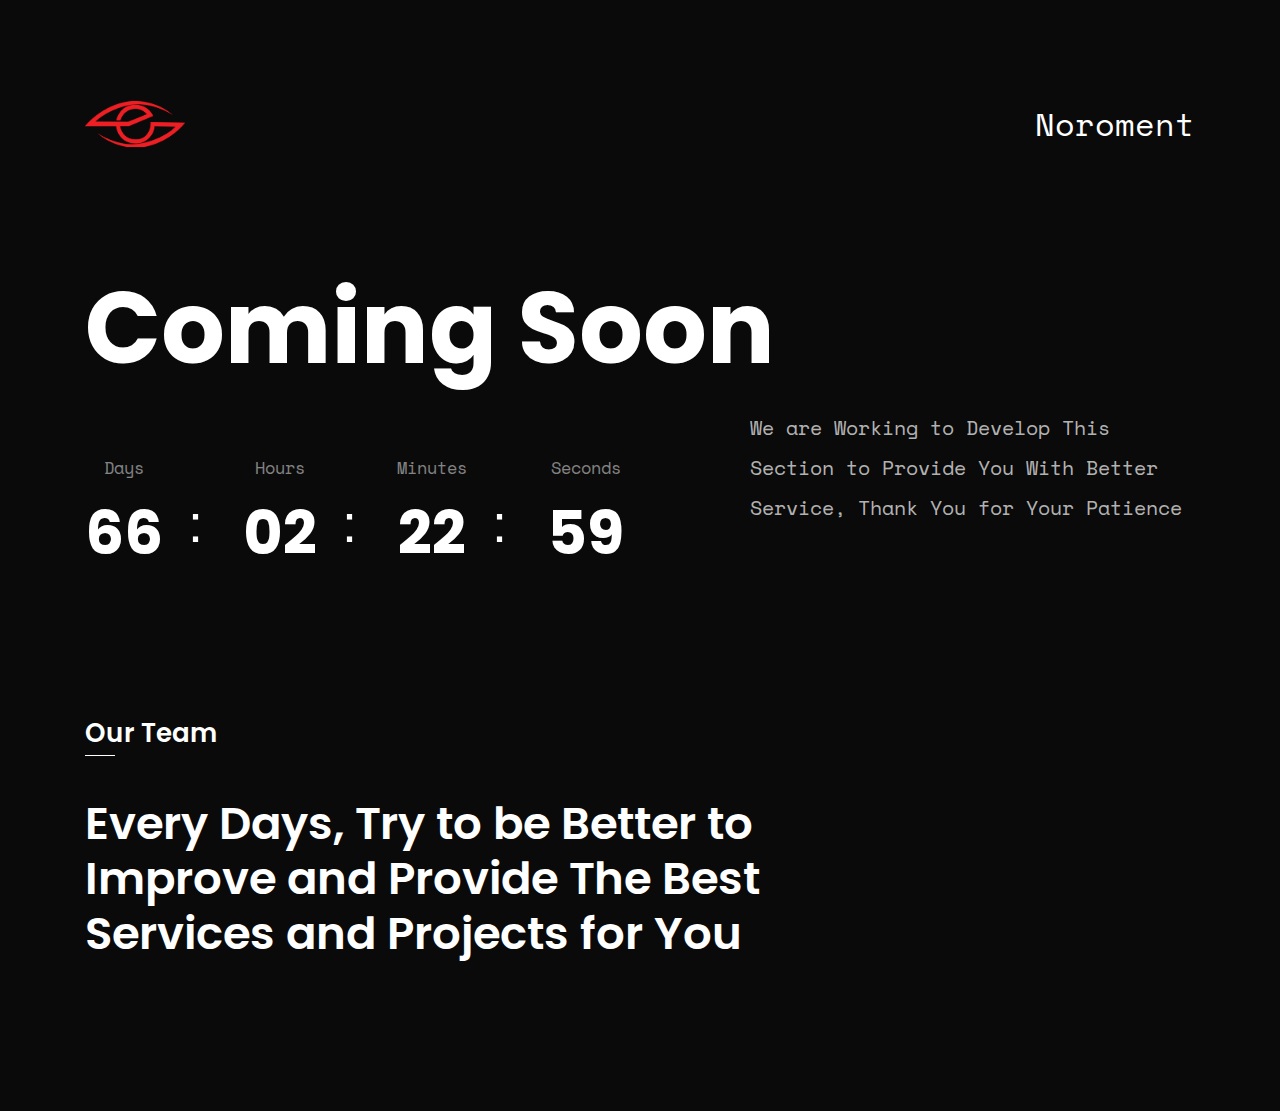
<file: coming_soon.html>
<!doctype html>
<html class="no-js" lang="">

<head>
    <meta charset="utf-8">
    <meta http-equiv="x-ua-compatible" content="ie=edge">
    <title>نورومنت | بزودی</title>
    <meta name="description" content="">
    <meta name="viewport" content="width=device-width, initial-scale=1">
    <link rel="icon" type="image/x-icon" href="./src/icon/noro-favicon.png">

    <!-- CSS -->
    <link rel="stylesheet" href="assets/css/bootstrap-4.5.0.min.css">
    <link rel="stylesheet" href="assets/css/lineicons.css">
    <link rel="stylesheet" href="assets/css/animate.css">
    <link rel="stylesheet" href="assets/css/style.css">
</head>

<body>
    <!-- main -->
    <main class="main-06">
        <!-- header -->
        <div class="header header-06">
            <div class="container">
                <div class="row align-items-center">
                    <div class="col-md-4">
                        <a href="./index.html" class="logo">
                            <svg xmlns="http://www.w3.org/2000/svg" xmlns:xlink="http://www.w3.org/1999/xlink"
                                width="4059" height="1895" viewBox="0 0 4059 1895">
                                <image
                                    xlink:href="[data-uri]"
                                    x="0" y="0" width="4059" height="1895" />
                            </svg>
                        </a>
                    </div>
                    <div class="col-md-8">
                        <div class="header-right text-right">
                            <a href="./index.html">Noroment</a>
                        </div>
                    </div>
                </div>
            </div>
        </div>

        <!-- main-wrapper -->
        <div class="main-wrapper demo-06">
            <!-- hero area -->
            <div class="hero-area">
                <div class="container">
                    <div class="row">
                        <div class="col-xl-12">
                            <!-- heading -->
                            <div class="heading">
                                <h1 class="text-white wow fadeInUp" data-wow-delay=".2s">Coming Soon</h1>
                            </div>
                        </div>
                        <div class="col-xl-7 col-lg-7">
                            <!-- countdown -->
                            <div class="wow fadeInRight" data-wow-delay=".4s" data-countdown="2026/10/01"></div>
                        </div>
                        <div class="col-xl-5 col-lg-5">
                            <!-- desc -->
                            <p class="wow fadeInLeft" data-wow-delay=".4s">
                                We are Working to Develop This Section to Provide You With Better Service,
                                Thank You for Your Patience
                            </p>
                        </div>
                    </div>
                </div>
            </div>

            <!-- team area -->
            <div class="team-area">
                <div class="container">
                    <div class="row">
                        <div class="col-xl-9">
                            <!-- section title -->
                            <div class="section-title">
                                <h1 class="wow fadeInUp" data-wow-delay=".2s">Our Team</h1>
                                <h2 class="wow fadeInUp" data-wow-delay=".4s">Every Days, Try to be Better to Improve and Provide The Best Services and Projects for You</h2>
                            </div>
                        </div>
                    </div>
                </div>
            </div> 
            
        </div>

        <!-- footer -->
        
    </main>

    <script src="assets/js/vendor/modernizr-3.5.0.min.js"></script>
    <script src="assets/js/vendor/jquery-3.5.1.min.js"></script>
    <script src="assets/js/popper.min.js"></script>
    <script src="assets/js/bootstrap-4.5.0.min.js"></script>
    <script src="assets/js/countdown.js"></script>
    <script src="assets/js/wow.min.js"></script>
    <script src="assets/js/main.js"></script>
</body>

</html>
</file>
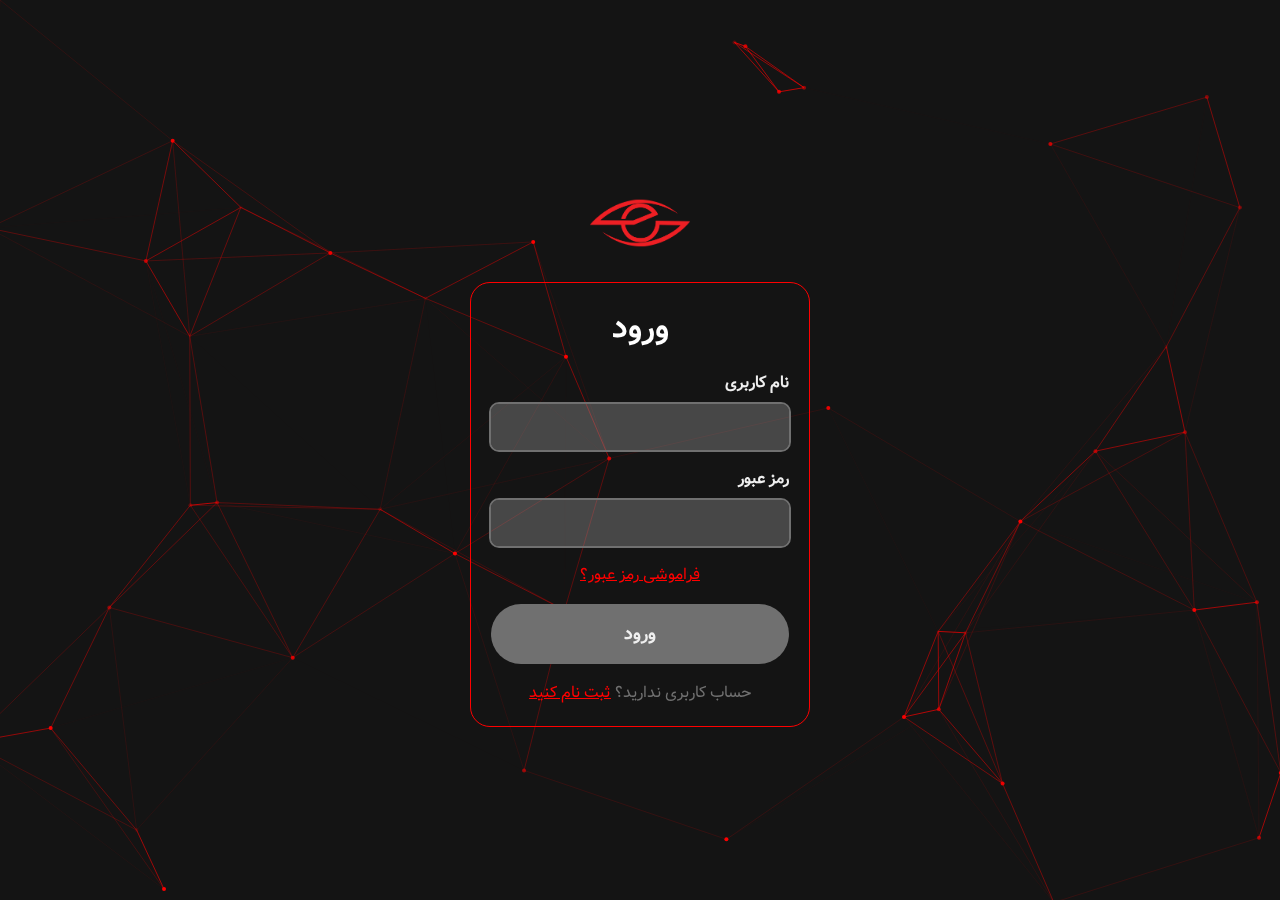
<file: login.html>
<!DOCTYPE html>
<html lang="fa" dir="rtl">

<head>
    <meta charset="UTF-8">
    <meta name="viewport" content="width=device-width, initial-scale=1.0">
    <title>Document</title>
    <link rel="icon" type="image/x-icon" href="./src/icon/noro-favicon.png">
    <link rel="stylesheet" href="./style/main.css">
    <link rel="stylesheet" href="./style/btn_a.css">
    <link rel="stylesheet" href="https://cdnjs.cloudflare.com/ajax/libs/font-awesome/6.4.0/css/all.min.css" />
    <link rel="stylesheet" href="./style/login.css">
</head>

<body>
    <canvas id="nokey" width="800" height="800"></canvas>

    <div class="con-d">
        <a href="./index.html" class="a-logo">
            <svg xmlns="http://www.w3.org/2000/svg" xmlns:xlink="http://www.w3.org/1999/xlink" width="100" height="100"
                viewBox="0 0 4059 1895">
                <image
                    xlink:href="[data-uri]"
                    x="0" y="0" width="4059" height="1895" />
            </svg>
        </a>
        <form class="form">
            <h1>ورود</h1>
            <span class="input-span">
                <label for="text" class="label">نام کاربری</label>
                <input type="text" name="email" id="text" />
            </span>
            <span class="input-span">
                <label for="password" class="label">رمز عبور</label>
                <input type="password" name="password" id="password" />
            </span>
            <span class="span"><a href="#">فراموشی رمز عبور؟</a></span>
            <input class="submit" type="submit" value="ورود" />
            <span class="span">حساب کاربری ندارید؟ <a href="./register.html">ثبت نام کنید</a></span>
        </form>
    </div>

    <script src="./js/login_bg.js"></script>
</body>

</html>
</file>
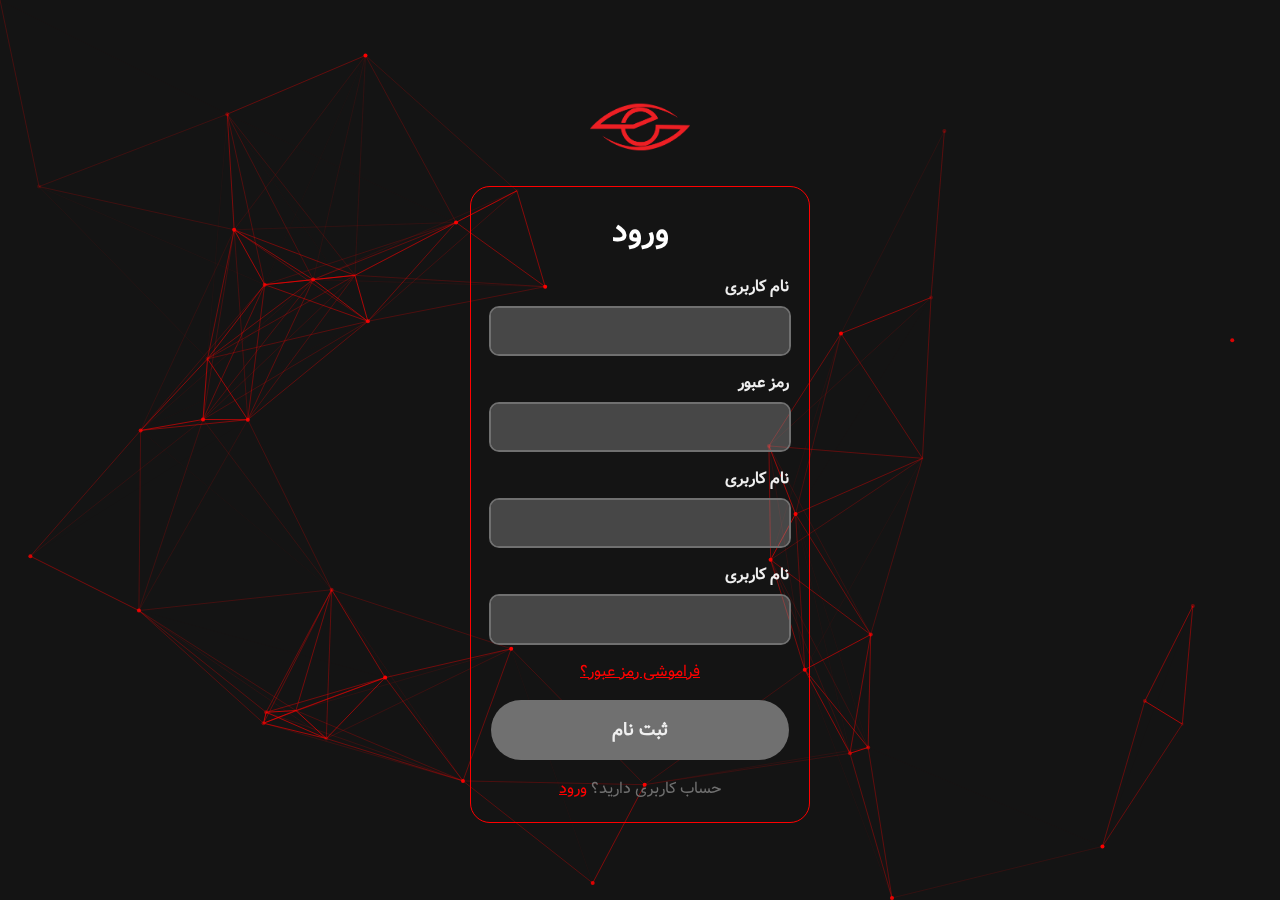
<file: register.html>
<!DOCTYPE html>
<html lang="fa" dir="rtl">

<head>
    <meta charset="UTF-8">
    <meta name="viewport" content="width=device-width, initial-scale=1.0">
    <title>Document</title>
    <link rel="icon" type="image/x-icon" href="./src/icon/noro-favicon.png">
    <link rel="stylesheet" href="./style/main.css">
    <link rel="stylesheet" href="./style/btn_a.css">
    <link rel="stylesheet" href="https://cdnjs.cloudflare.com/ajax/libs/font-awesome/6.4.0/css/all.min.css" />
    <link rel="stylesheet" href="./style/login.css">
</head>

<body>
    <canvas id="nokey" width="800" height="800"></canvas>

    <div class="con-d">
        <a href="./index.html" class="a-logo">
            <svg xmlns="http://www.w3.org/2000/svg" xmlns:xlink="http://www.w3.org/1999/xlink" width="100" height="100"
                viewBox="0 0 4059 1895">
                <image
                    xlink:href="[data-uri]"
                    x="0" y="0" width="4059" height="1895" />
            </svg>
        </a>
        <form class="form">
            <h1>ورود</h1>
            <span class="input-span">
                <label for="text" class="label">نام کاربری</label>
                <input type="text" name="email" id="text" />
            </span>
            <span class="input-span">
                <label for="password" class="label">رمز عبور</label>
                <input type="password" name="password" id="password" />
            </span>
            <span class="input-span">
                <label for="email" class="label">نام کاربری</label>
                <input type="text" name="email" id="text" />
            </span>
                        <span class="input-span">
                <label for="text" class="label">نام کاربری</label>
                <input type="text" name="email" id="text" />
            </span>
            <span class="span"><a href="#">فراموشی رمز عبور؟</a></span>
            <input class="submit" type="submit" value="ثبت نام"/>
            <span class="span">حساب کاربری دارید؟ <a href="./login.html">ورود</a></span>
        </form>
    </div>

    <script src="./js/login_bg.js"></script>
</body>

</html>
</file>
<file: assets/css/style.css>
@import url("https://fonts.googleapis.com/css?family=Poppins:400,500,600,700|Space+Mono:400,700&display=swap");

body {
  font-weight: normal;
  font-style: normal;
  overflow-x: hidden;
}

* {
  margin: 0;
  padding: 0;
  -webkit-box-sizing: border-box;
  box-sizing: border-box;
}

.logo svg {
  width: 100px;
  height: auto;
}

a:focus,
input:focus,
textarea:focus,
button:focus {
  text-decoration: none;
  outline: none;
  -webkit-box-shadow: none;
  box-shadow: none;
}

a {
  -webkit-transition: all 0.3s;
  transition: all 0.3s;
}

button {
  cursor: pointer;
}

a:focus,
a:hover {
  text-decoration: none;
}

i,
span,
a {
  display: inline-block;
}

audio,
canvas,
iframe,
img,
svg,
video {
  vertical-align: middle;
}

h1,
h2,
h3,
h4,
h5,
h6 {
  font-weight: 600;
  margin: 0px;
}

h1 a,
h2 a,
h3 a,
h4 a,
h5 a,
h6 a {
  color: inherit;
}

h1 {
  font-size: 50px;
  margin-bottom: 20px;
}

h2 {
  font-size: 45px;
}

@media (max-width: 767px) {
  h2 {
    font-size: 36px;
  }
}

@media only screen and (min-width: 480px) and (max-width: 767px) {
  h2 {
    font-size: 40px;
  }
}

h3 {
  font-size: 28px;
}

h4 {
  font-size: 24px;
}

h5 {
  font-size: 20px;
}

h6 {
  font-size: 16px;
}

ul,
ol {
  margin: 0px;
  padding: 0px;
  list-style-type: none;
}

p {
  font-size: 18px;
  font-weight: 400;
  line-height: 28px;
  margin: 0px;
}

.img-bg {
  background-position: center center;
  background-size: cover;
  background-repeat: no-repeat;
  width: 100%;
  height: 100%;
}

.shape {
  position: absolute;
  z-index: -1;
}

@media only screen and (min-width: 480px) and (max-width: 767px) {
  .container {
    width: 450px;
  }
}

.logo img {
  width: 50%;
}

@media only screen and (min-width: 768px) and (max-width: 991px) {
  .img-wrapper {
    display: none;
  }
}

@media (max-width: 767px) {
  .img-wrapper {
    display: none;
  }
}

@media (max-width: 767px) {
  .odd-col {
    -webkit-box-ordinal-group: 0;
    -ms-flex-order: -1;
    order: -1;
  }
}

.slick-slide:focus {
  outline: 0;
}

.common-btn {
  position: relative;
  overflow: hidden;
  z-index: 2;
}

.common-btn::after {
  content: '';
  position: absolute;
  width: 100%;
  height: 100%;
  top: 0;
  left: 0;
  background: rgba(255, 255, 255, 0.1);
  border-radius: inherit;
  -webkit-transition: all 0.3s;
  transition: all 0.3s;
}

.common-btn:hover::after {
  -webkit-transform: scale(0.5);
  transform: scale(0.5);
  opacity: 0;
}

.mt-5 {
  margin-top: 5px;
}

.mt-10 {
  margin-top: 10px;
}

.mt-15 {
  margin-top: 15px;
}

.mt-20 {
  margin-top: 20px;
}

.mt-25 {
  margin-top: 25px;
}

.mt-30 {
  margin-top: 30px;
}

.mt-35 {
  margin-top: 35px;
}

.mt-40 {
  margin-top: 40px;
}

.mt-45 {
  margin-top: 45px;
}

.mt-50 {
  margin-top: 50px;
}

.mt-55 {
  margin-top: 55px;
}

.mt-60 {
  margin-top: 60px;
}

.mt-65 {
  margin-top: 65px;
}

.mt-70 {
  margin-top: 70px;
}

.mt-75 {
  margin-top: 75px;
}

.mt-80 {
  margin-top: 80px;
}

.mt-85 {
  margin-top: 85px;
}

.mt-90 {
  margin-top: 90px;
}

.mt-95 {
  margin-top: 95px;
}

.mt-100 {
  margin-top: 100px;
}

.mt-105 {
  margin-top: 105px;
}

.mt-110 {
  margin-top: 110px;
}

.mt-115 {
  margin-top: 115px;
}

.mt-120 {
  margin-top: 120px;
}

.mt-125 {
  margin-top: 125px;
}

.mt-130 {
  margin-top: 130px;
}

.mt-135 {
  margin-top: 135px;
}

.mt-140 {
  margin-top: 140px;
}

.mt-145 {
  margin-top: 145px;
}

.mt-150 {
  margin-top: 150px;
}

.mt-155 {
  margin-top: 155px;
}

.mt-160 {
  margin-top: 160px;
}

.mt-165 {
  margin-top: 165px;
}

.mt-170 {
  margin-top: 170px;
}

.mt-175 {
  margin-top: 175px;
}

.mt-180 {
  margin-top: 180px;
}

.mt-185 {
  margin-top: 185px;
}

.mt-190 {
  margin-top: 190px;
}

.mt-195 {
  margin-top: 195px;
}

.mt-200 {
  margin-top: 200px;
}

.mt-205 {
  margin-top: 205px;
}

.mt-210 {
  margin-top: 210px;
}

.mt-215 {
  margin-top: 215px;
}

.mt-220 {
  margin-top: 220px;
}

.mt-225 {
  margin-top: 225px;
}

.mb-5 {
  margin-bottom: 5px;
}

.mb-10 {
  margin-bottom: 10px;
}

.mb-15 {
  margin-bottom: 15px;
}

.mb-20 {
  margin-bottom: 20px;
}

.mb-25 {
  margin-bottom: 25px;
}

.mb-30 {
  margin-bottom: 30px;
}

.mb-35 {
  margin-bottom: 35px;
}

.mb-40 {
  margin-bottom: 40px;
}

.mb-45 {
  margin-bottom: 45px;
}

.mb-50 {
  margin-bottom: 50px;
}

.mb-55 {
  margin-bottom: 55px;
}

.mb-60 {
  margin-bottom: 60px;
}

.mb-65 {
  margin-bottom: 65px;
}

.mb-70 {
  margin-bottom: 70px;
}

.mb-75 {
  margin-bottom: 75px;
}

.mb-80 {
  margin-bottom: 80px;
}

.mb-85 {
  margin-bottom: 85px;
}

.mb-90 {
  margin-bottom: 90px;
}

.mb-95 {
  margin-bottom: 95px;
}

.mb-100 {
  margin-bottom: 100px;
}

.mb-105 {
  margin-bottom: 105px;
}

.mb-110 {
  margin-bottom: 110px;
}

.mb-115 {
  margin-bottom: 115px;
}

.mb-120 {
  margin-bottom: 120px;
}

.mb-125 {
  margin-bottom: 125px;
}

.mb-130 {
  margin-bottom: 130px;
}

.mb-135 {
  margin-bottom: 135px;
}

.mb-140 {
  margin-bottom: 140px;
}

.mb-145 {
  margin-bottom: 145px;
}

.mb-150 {
  margin-bottom: 150px;
}

.mb-155 {
  margin-bottom: 155px;
}

.mb-160 {
  margin-bottom: 160px;
}

.mb-165 {
  margin-bottom: 165px;
}

.mb-170 {
  margin-bottom: 170px;
}

.mb-175 {
  margin-bottom: 175px;
}

.mb-180 {
  margin-bottom: 180px;
}

.mb-185 {
  margin-bottom: 185px;
}

.mb-190 {
  margin-bottom: 190px;
}

.mb-195 {
  margin-bottom: 195px;
}

.mb-200 {
  margin-bottom: 200px;
}

.mb-205 {
  margin-bottom: 205px;
}

.mb-210 {
  margin-bottom: 210px;
}

.mb-215 {
  margin-bottom: 215px;
}

.mb-220 {
  margin-bottom: 220px;
}

.mb-225 {
  margin-bottom: 225px;
}

.pt-5 {
  padding-top: 5px;
}

.pt-10 {
  padding-top: 10px;
}

.pt-15 {
  padding-top: 15px;
}

.pt-20 {
  padding-top: 20px;
}

.pt-25 {
  padding-top: 25px;
}

.pt-30 {
  padding-top: 30px;
}

.pt-35 {
  padding-top: 35px;
}

.pt-40 {
  padding-top: 40px;
}

.pt-45 {
  padding-top: 45px;
}

.pt-50 {
  padding-top: 50px;
}

.pt-55 {
  padding-top: 55px;
}

.pt-60 {
  padding-top: 60px;
}

.pt-65 {
  padding-top: 65px;
}

.pt-70 {
  padding-top: 70px;
}

.pt-75 {
  padding-top: 75px;
}

.pt-80 {
  padding-top: 80px;
}

.pt-85 {
  padding-top: 85px;
}

.pt-90 {
  padding-top: 90px;
}

.pt-95 {
  padding-top: 95px;
}

.pt-100 {
  padding-top: 100px;
}

.pt-105 {
  padding-top: 105px;
}

.pt-110 {
  padding-top: 110px;
}

.pt-115 {
  padding-top: 115px;
}

.pt-120 {
  padding-top: 120px;
}

.pt-125 {
  padding-top: 125px;
}

.pt-130 {
  padding-top: 130px;
}

.pt-135 {
  padding-top: 135px;
}

.pt-140 {
  padding-top: 140px;
}

.pt-145 {
  padding-top: 145px;
}

.pt-150 {
  padding-top: 150px;
}

.pt-155 {
  padding-top: 155px;
}

.pt-160 {
  padding-top: 160px;
}

.pt-165 {
  padding-top: 165px;
}

.pt-170 {
  padding-top: 170px;
}

.pt-175 {
  padding-top: 175px;
}

.pt-180 {
  padding-top: 180px;
}

.pt-185 {
  padding-top: 185px;
}

.pt-190 {
  padding-top: 190px;
}

.pt-195 {
  padding-top: 195px;
}

.pt-200 {
  padding-top: 200px;
}

.pt-205 {
  padding-top: 205px;
}

.pt-210 {
  padding-top: 210px;
}

.pt-215 {
  padding-top: 215px;
}

.pt-220 {
  padding-top: 220px;
}

.pt-225 {
  padding-top: 225px;
}

.pb-5 {
  padding-bottom: 5px;
}

.pb-10 {
  padding-bottom: 10px;
}

.pb-15 {
  padding-bottom: 15px;
}

.pb-20 {
  padding-bottom: 20px;
}

.pb-25 {
  padding-bottom: 25px;
}

.pb-30 {
  padding-bottom: 30px;
}

.pb-35 {
  padding-bottom: 35px;
}

.pb-40 {
  padding-bottom: 40px;
}

.pb-45 {
  padding-bottom: 45px;
}

.pb-50 {
  padding-bottom: 50px;
}

.pb-55 {
  padding-bottom: 55px;
}

.pb-60 {
  padding-bottom: 60px;
}

.pb-65 {
  padding-bottom: 65px;
}

.pb-70 {
  padding-bottom: 70px;
}

.pb-75 {
  padding-bottom: 75px;
}

.pb-80 {
  padding-bottom: 80px;
}

.pb-85 {
  padding-bottom: 85px;
}

.pb-90 {
  padding-bottom: 90px;
}

.pb-95 {
  padding-bottom: 95px;
}

.pb-100 {
  padding-bottom: 100px;
}

.pb-105 {
  padding-bottom: 105px;
}

.pb-110 {
  padding-bottom: 110px;
}

.pb-115 {
  padding-bottom: 115px;
}

.pb-120 {
  padding-bottom: 120px;
}

.pb-125 {
  padding-bottom: 125px;
}

.pb-130 {
  padding-bottom: 130px;
}

.pb-135 {
  padding-bottom: 135px;
}

.pb-140 {
  padding-bottom: 140px;
}

.pb-145 {
  padding-bottom: 145px;
}

.pb-150 {
  padding-bottom: 150px;
}

.pb-155 {
  padding-bottom: 155px;
}

.pb-160 {
  padding-bottom: 160px;
}

.pb-165 {
  padding-bottom: 165px;
}

.pb-170 {
  padding-bottom: 170px;
}

.pb-175 {
  padding-bottom: 175px;
}

.pb-180 {
  padding-bottom: 180px;
}

.pb-185 {
  padding-bottom: 185px;
}

.pb-190 {
  padding-bottom: 190px;
}

.pb-195 {
  padding-bottom: 195px;
}

.pb-200 {
  padding-bottom: 200px;
}

.pb-205 {
  padding-bottom: 205px;
}

.pb-210 {
  padding-bottom: 210px;
}

.pb-215 {
  padding-bottom: 215px;
}

.pb-220 {
  padding-bottom: 220px;
}

.pb-225 {
  padding-bottom: 225px;
}

.countdown {
  padding-top: 40px;
  padding-bottom: 40px;
}

.countdown .single-count-content {
  position: relative;
  padding: 0 40px;
  text-align: center;
}

@media only screen and (min-width: 992px) and (max-width: 1199px) {
  .countdown .single-count-content {
    padding: 0 30px;
  }
}

@media (max-width: 767px) {
  .countdown .single-count-content {
    padding: 0 10px;
  }
}

@media only screen and (min-width: 480px) and (max-width: 767px) {
  .countdown .single-count-content {
    padding: 0 20px;
  }
}

.countdown .single-count-content::after {
  position: absolute;
  right: 0;
  top: 0;
  font-size: 50px;
}

@media (max-width: 767px) {
  .countdown .single-count-content::after {
    top: -10px;
  }
}

@media only screen and (min-width: 480px) and (max-width: 767px) {
  .countdown .single-count-content::after {
    top: -5px;
  }
}

.countdown .single-count-content:first-child {
  padding-left: 0px;
}

.countdown .single-count-content:last-child {
  padding-right: 0px;
}

.countdown .single-count-content:last-child::after {
  display: none;
}

.countdown .single-count-content .count {
  font-size: 50px;
}

@media (max-width: 767px) {
  .countdown .single-count-content .count {
    font-size: 35px;
  }
}

@media only screen and (min-width: 480px) and (max-width: 767px) {
  .countdown .single-count-content .count {
    font-size: 45px;
  }
}

.countdown .single-count-content .text {
  margin-bottom: 0;
}

@media (max-width: 767px) {
  .countdown .single-count-content .text {
    font-size: 15px;
  }
}

.header {
  position: absolute;
  top: 40px;
  left: 0;
  width: 100%;
  z-index: 2;
}

main.main-06 {
  background: #0A0A0A;
  overflow: hidden;
}

main .header.header-06 {
  position: unset;
  padding-top: 100px;
  padding-bottom: 120px;
}

@media (max-width: 767px) {
  main .header.header-06 {
    padding-top: 50px;
    padding-bottom: 50px;
  }
}

@media (max-width: 767px) {
  main .header.header-06 .header-right {
    display: none;
  }
}

main .header.header-06 .header-right a {
  color: #fff;
  font-size: 32px;
  font-family: "Space Mono", sans-serif;
}

main .main-wrapper.demo-06 {
  -webkit-box-orient: vertical;
  -webkit-box-direction: normal;
  -ms-flex-direction: column;
  flex-direction: column;
  height: auto;
}

main .main-wrapper.demo-06 .hero-area {
  margin-bottom: 100px;
}

main .main-wrapper.demo-06 .hero-area h1 {
  font-size: 100px;
  font-weight: 700;
  color: #fff;
  font-family: "Poppins", sans-serif;
}

@media only screen and (min-width: 992px) and (max-width: 1199px) {
  main .main-wrapper.demo-06 .hero-area h1 {
    font-size: 80px;
  }
}

@media (max-width: 767px) {
  main .main-wrapper.demo-06 .hero-area h1 {
    font-size: 40px;
  }
}

@media only screen and (min-width: 480px) and (max-width: 767px) {
  main .main-wrapper.demo-06 .hero-area h1 {
    font-size: 50px;
  }
}

main .main-wrapper.demo-06 .hero-area p {
  font-family: "Space Mono", sans-serif;
  font-size: 20px;
  color: rgba(255, 255, 255, 0.7);
  line-height: 40px;
}

main .main-wrapper.demo-06 .hero-area .countdown .single-count-content {
  display: -webkit-box;
  display: -ms-flexbox;
  display: flex;
  -webkit-box-orient: vertical;
  -webkit-box-direction: reverse;
  -ms-flex-direction: column-reverse;
  flex-direction: column-reverse;
}

main .main-wrapper.demo-06 .hero-area .countdown .single-count-content::after {
  content: ':';
  font-size: 54px;
  color: #fff;
  top: 35px;
}

@media only screen and (min-width: 992px) and (max-width: 1199px) {
  main .main-wrapper.demo-06 .hero-area .countdown .single-count-content::after {
    top: 30px;
  }
}

@media (max-width: 767px) {
  main .main-wrapper.demo-06 .hero-area .countdown .single-count-content::after {
    top: 30px;
    font-size: 45px;
  }
}

main .main-wrapper.demo-06 .hero-area .countdown .single-count-content .count {
  font-family: "Poppins", sans-serif;
  color: #fff;
  font-size: 60px;
  font-weight: 700;
}

@media only screen and (min-width: 992px) and (max-width: 1199px) {
  main .main-wrapper.demo-06 .hero-area .countdown .single-count-content .count {
    font-size: 50px;
  }
}

@media (max-width: 767px) {
  main .main-wrapper.demo-06 .hero-area .countdown .single-count-content .count {
    font-size: 40px;
  }
}

main .main-wrapper.demo-06 .hero-area .countdown .single-count-content .text {
  font-family: "Space Mono", sans-serif;
  font-size: 17px;
  color: rgba(255, 255, 255, 0.5);
}

main .main-wrapper.demo-06 .team-area {
  margin-bottom: 100px;
}

@media (max-width: 767px) {
  main .main-wrapper.demo-06 .team-area {
    margin-bottom: 30px;
  }
}

main .main-wrapper.demo-06 .team-area .section-title h1 {
  font-size: 26px;
  font-weight: 600;
  font-family: "Poppins", sans-serif;
  color: #fff;
  padding-bottom: 7px;
  margin-bottom: 40px;
  position: relative;
}

@media (max-width: 767px) {
  main .main-wrapper.demo-06 .team-area .section-title h1 {
    font-size: 20px;
  }
}

@media only screen and (min-width: 480px) and (max-width: 767px) {
  main .main-wrapper.demo-06 .team-area .section-title h1 {
    font-size: 22px;
  }
}

main .main-wrapper.demo-06 .team-area .section-title h1::after {
  content: '';
  position: absolute;
  width: 30px;
  height: 1px;
  background: #fff;
  bottom: 0;
  left: 0;
}

main .main-wrapper.demo-06 .team-area .section-title h2 {
  font-family: "Poppins", sans-serif;
  font-size: 45px;
  line-height: 55px;
  font-weight: 45px;
  color: #fff;
  margin-bottom: 50px;
}

@media (max-width: 767px) {
  main .main-wrapper.demo-06 .team-area .section-title h2 {
    font-size: 28px;
    line-height: 40px;
  }
}

@media only screen and (min-width: 480px) and (max-width: 767px) {
  main .main-wrapper.demo-06 .team-area .section-title h2 {
    font-size: 32px;
    line-height: 42px;
  }
}

main .main-wrapper.demo-06 .team-area .team-wrapper {
  display: -webkit-box;
  display: -ms-flexbox;
  display: flex;
  -webkit-box-pack: justify;
  -ms-flex-pack: justify;
  justify-content: space-between;
  -ms-flex-wrap: wrap;
  flex-wrap: wrap;
  margin-left: -25px;
  margin-right: -25px;
}

main .main-wrapper.demo-06 .team-area .team-wrapper .team-item {
  width: calc(33.33% - 50px);
  margin: 0px 25px 50px;
}

@media only screen and (min-width: 992px) and (max-width: 1199px) {
  main .main-wrapper.demo-06 .team-area .team-wrapper .team-item {
    width: calc(33.33% - 30px);
    margin: 0px 15px 50px;
  }
}

@media only screen and (min-width: 768px) and (max-width: 991px) {
  main .main-wrapper.demo-06 .team-area .team-wrapper .team-item {
    width: calc(50% - 30px);
    margin: 0px 15px 50px;
  }
}

@media (max-width: 767px) {
  main .main-wrapper.demo-06 .team-area .team-wrapper .team-item {
    width: calc(100% - 50px);
    margin: 0px 25px 50px;
  }
}

main .main-wrapper.demo-06 .team-area .team-wrapper .team-item .team-img {
  position: relative;
  margin-bottom: 20px;
}

main .main-wrapper.demo-06 .team-area .team-wrapper .team-item .team-img img {
  width: 100%;
}

main .main-wrapper.demo-06 .team-area .team-wrapper .team-item .team-img .social-links {
  position: absolute;
  width: 185px;
  height: 0px;
  background: #fff;
  border-top-right-radius: 57px;
  left: 0;
  bottom: 0;
  display: -webkit-box;
  display: -ms-flexbox;
  display: flex;
  -webkit-box-pack: center;
  -ms-flex-pack: center;
  justify-content: center;
  -webkit-box-align: center;
  -ms-flex-align: center;
  align-items: center;
  opacity: 0;
  visibility: hidden;
  -webkit-transition: all 0.3s;
  transition: all 0.3s;
}

main .main-wrapper.demo-06 .team-area .team-wrapper .team-item .team-img .social-links li {
  display: inline-block;
  margin: 0 8px;
}

main .main-wrapper.demo-06 .team-area .team-wrapper .team-item .team-img .social-links li a {
  font-size: 18px;
  color: #0A0A0A;
}

main .main-wrapper.demo-06 .team-area .team-wrapper .team-item .team-img .social-links li a:hover {
  color: #D5081A;
}

main .main-wrapper.demo-06 .team-area .team-wrapper .team-item:hover .team-img .social-links {
  height: 57px;
  opacity: 1;
  visibility: visible;
}

main .main-wrapper.demo-06 .team-area .team-wrapper .team-item .team-info h4 {
  font-size: 24px;
  font-weight: 700;
  color: #fff;
  font-family: "Poppins", sans-serif;
}

main .main-wrapper.demo-06 .team-area .team-wrapper .team-item .team-info p {
  font-family: "Space Mono", sans-serif;
  font-size: 14px;
  color: rgba(255, 255, 255, 0.7);
}

main .footer {
  width: 100%;
  margin-bottom: 50px;
}

main .footer p {
  font-family: "Space Mono", sans-serif;
  color: rgba(255, 255, 255, 0.7);
}

@media (max-width: 767px) {
  main .footer p {
    text-align: center;
  }
}

main .footer .credit {
  text-align: right;
}

@media (max-width: 767px) {
  main .footer .credit {
    text-align: center;
  }
}

/*# sourceMappingURL=style.css.map */
</file>
<file: style/main.css>
@font-face {
    font-family: "Vazir";
    src: url("../src/fonts/Vazir.ttf") format("truetype");
}

:root {
    --primary: #ff0000;
    --bg-dark: #141414;
    --text-muted: #85888f;
    --text-light: #ffffff;
    --font-vn: "Vazir"
}

body {
    box-sizing: border-box;
    margin: 0;
    padding: 0;
    font-family: var(--font-vn);
    background-color: var(--bg-dark);
    color: var(--text-light);
    line-height: 1.6;
    scroll-behavior: smooth;
}

/* Header Section */
.container {
    display: flex;
    justify-content: space-between;
    align-items: center;
    padding: 0.6rem 2rem;
}

header {
    background: rgba(44, 47, 54, 0.4);
    backdrop-filter: blur(5px);
    -webkit-backdrop-filter: blur(10px);
    position: sticky;
    top: 0;
    z-index: 999;
    padding: 0px 40px;
    box-shadow: 0 4px 20px rgba(0, 0, 0, 0.3);
    border-bottom: 1px solid rgba(255, 255, 255, 0.05);
    display: flex;
    justify-content: space-between;
    align-items: center;
}

.header-right {
    display: flex;
    align-items: center;
    gap: 2rem;
    direction: rtl;
}

.logo {
    display: flex;
    align-items: center;
    gap: 0.5rem;
    color: var(--primary);
    font-size: 1.5rem;
    font-weight: bold;
}

.logo svg {
    width: 70px;
    height: 70px;
}

nav ul {
    list-style: none;
    display: flex;
    gap: 1.4rem;
    margin: 0;
    padding: 0;
}

nav ul li a {
    color: var(--text-light);
    text-decoration: none;
    transition: color 0.3s;
    font-weight: 500;
}

nav ul li a:hover {
    color: var(--primary);
}

.dropdown-sub {
    position: relative;
}

.dropdown-submenu {
    display: none;
    flex-direction: column;
    position: absolute;
    right: 100%;
    top: 0;
    background-color: #1e1f24;
    border-radius: 0.5rem;
    box-shadow: 0 4px 10px rgba(0, 0, 0, 0.3);
    padding: 0.5rem 0;
    min-width: 180px;
    z-index: 1000;
}

.dropdown-sub.active>.dropdown-submenu {
    display: flex;
    gap: 0.5rem;
}

.dropdown-sub-toggle {
    display: flex;
    justify-content: space-between;
    align-items: center;
    padding: 0.75rem 1rem;
    color: var(--text-light);
    text-decoration: none;
}

.dropdown-sub-toggle:hover {
    background-color: rgba(255, 255, 255, 0.05);
    color: var(--primary);
}

nav ul li.dropdown {
    position: relative;
}

nav ul li .dropdown-menu {
    display: none;
    flex-direction: column;
    position: absolute;
    top: 100%;
    right: 0;
    background-color: #1e1f24;
    border-radius: 0.5rem;
    box-shadow: 0 4px 10px rgba(0, 0, 0, 0.3);
    padding: 0.5rem 0;
    min-width: 180px;
    z-index: 999;
}

nav ul li .dropdown-menu li a {
    display: block;
    padding: 0.75rem 1rem;
    color: var(--text-light);
    text-decoration: none;
    transition: background 0.3s;
}

nav ul li .dropdown-menu li a:hover {
    background-color: rgba(255, 255, 255, 0.05);
    color: var(--primary);
}

nav ul li.dropdown.active .dropdown-menu {
    display: flex;
    gap: 0.5rem;
}

.header-left {
    display: flex;
    gap: 1.5rem;
    align-items: center;
    direction: ltr;
}

.icon-btn {
    background: transparent;
    border: none;
    color: var(--text-light);
    font-size: 1.5rem;
    cursor: pointer;
    transition: color 0.3s ease;
}

.icon-btn svg {
    stroke: var(--text-light);
    width: 26px;
    height: 26px;
    transition: stroke 0.3s ease;
}

.icon-btn:hover svg {
    stroke: var(--primary);
}

.sidebar {
    position: fixed;
    top: 0;
    right: -100%;
    width: 250px;
    height: 100vh;
    background-color: #1a1c22;
    color: var(--text-light);
    box-shadow: -4px 0 20px rgba(0, 0, 0, 0.5);
    z-index: 1000;
    padding: 2rem 1rem;
    display: flex;
    flex-direction: column;
    align-items: flex-start;
    transition: right 0.3s ease;
}

.sidebar.active {
    right: 0;
}

.sidebar ul {
    list-style: none;
    padding: 0;
    margin: 0;
    width: 100%;
}

.sidebar ul li {
    width: 100%;
    margin-bottom: 1rem;
}

.sidebar ul li a {
    display: block;
    width: 100%;
    color: var(--text-light);
    text-decoration: none;
    font-size: 1.1rem;
    padding: 0.5rem 0;
    transition: color 0.3s;
}

.sidebar ul li a:hover {
    color: var(--primary);
}

.menu-toggle {
    background: transparent;
    border: none;
    color: var(--text-light);
    cursor: pointer;
    font-size: 1.8rem;
    display: none;
}

.footer {
    background-color: #111;
    color: var(--text-light);
    padding: 4rem 2rem 2rem;
    font-family: var(--font-vn);
}

.footer-container {
    display: grid;
    grid-template-columns: repeat(auto-fit, minmax(256px, 1fr));
    gap: 4rem;
    max-width: 1350px;
    margin: auto;
}

.footer-logo {
    width: 120px;
    margin-bottom: 1rem;
    margin-top: 1rem;
}

.footer-about p {
    font-size: 0.9rem;
    color: var(--text-muted);
    line-height: 1.7;
    margin: 0;
}

.footer-links h4,
.footer-contact h4 {
    margin-bottom: 1rem;
    color: var(--primary);
}

.footer-links ul {
    list-style: none;
    padding: 0;
}

.footer-links ul li {
    margin-bottom: 0.5rem;
}

.footer-links ul li a {
    color: var(--text-light);
    text-decoration: none;
    font-size: 0.9rem;
    transition: color 0.3s ease;
}

.footer-links ul li a:hover {
    color: var(--primary);
}

.footer-contact p {
    margin-bottom: 0.5rem;
    font-size: 0.9rem;
}

.footer-contact i {
    color: var(--primary);
    margin-left: 0.5rem;
}

.social-icons a {
    color: var(--primary);
    margin-left: 1rem;
    font-size: 1.2rem;
    transition: color 0.3s ease;
}

.social-icons a:hover {
    color: #fff;
}

.footer-bottom {
    text-align: center;
    padding-top: 2rem;
    border-top: 1px solid rgba(255, 255, 255, 0.05);
    font-size: 0.85rem;
    color: var(--text-muted);
}

.footer-bottom p {
    margin: 0;
}

@media (max-width: 768px) {
    header {
        padding: 0rem;
        gap: 1rem;
        align-items: center;
    }

    .container {
        gap: 1rem;
        align-items: center;
        text-align: center;
    }

    .header-right {
        align-items: center;
        gap: 1rem;
    }

    nav ul {
        flex-direction: column;
        gap: 0.75rem;
        align-items: center;
    }

    .header-left {
        justify-content: center;
        gap: 1rem;
    }

    .menu-toggle {
        display: block;
    }

    .menu-toggle svg {
        width: 28px;
    }

    nav:not(.sidebar) {
        display: none;
    }
}
</file>
<file: style/btn_a.css>
@font-face {
    font-family: "Vazir";
    src: url("../src/fonts/Vazir.ttf") format("truetype");
}

:root {
    --primary: #ff0000;
    --bg-dark: #141414;
    --text-muted: #85888f;
    --text-light: #ffffff;
    --font-vn: "Vazir"
}

.btn-as {
    position: relative;
    display: inline-block;
    padding: 10px 18px;
    border: 2px solid var(--primary);
    text-transform: uppercase;
    color: var(--primary);
    text-decoration: none;
    font-size: 16px;
    border-radius: 10px;
    font-family: var(--font-vn);
}

.btn-as::before {
    content: '';
    position: absolute;
    top: 6px;
    left: -2px;
    width: calc(100% + 4px);
    height: calc(100% - 12px);
    background-color: #1e1f24;
    transition: 0.3s ease-in-out;
    transform: scaleY(1);
}

.btn-as:hover::before {
    transform: scaleY(0);
}

.btn-as::after {
    content: '';
    position: absolute;
    left: 6px;
    top: -2px;
    height: calc(100% + 4px);
    width: calc(100% - 12px);
    background-color: #1e1f24;
    transition: 0.3s ease-in-out;
    transform: scaleX(1);
    transition-delay: 0.5s;
}

.btn-as:hover::after {
    transform: scaleX(0);
}

.btn-as span {
    position: relative;
    z-index: 3;
}

.btn-bs {
    background-color: none;
    text-decoration: none;
    background-color: #1e1f24;
    border: none;
}
</file>
<file: style/login.css>
@font-face {
    font-family: "Vazir";
    src: url("../src/fonts/Vazir.ttf") format("truetype");
}

:root {
    --primary: #ff0000;
    --bg-dark: #141414;
    --text-muted: #85888f;
    --text-light: #ffffff;
    --font-vn: "Vazir"
}

* {
    -webkit-box-sizing: border-box;
    box-sizing: border-box;
}

html,
body {
    height: 100%;
    margin: 0;
    padding: 0;
    overflow: hidden;
    display: flex;
    justify-content: center;
    align-items: center;
    font-family: var(--font-vn);
}

#nokey {
    position: fixed;
    top: 0;
    left: 0;
    width: 100vw;
    height: 100vh;
    z-index: -1;
}

input {
    font-family: inherit;
}

.con-d {
    min-width: 340px;
    text-align: center;
}

.form h1 {
    margin: 0;
}

.form {
    --bg-light: #efefef;
    --bg-dark: #707070;
    --clr: #58bc82;
    --clr-alpha: #9c9c9c60;
    display: flex;
    flex-direction: column;
    align-items: center;
    gap: 1rem;
    width: 100%;
    max-width: 340px;
    padding: 20px;
    border: solid 1px #ff0000;
    border-radius: 20px;
}

.form .input-span {
    width: 100%;
    display: flex;
    flex-direction: column;
    gap: 0.5rem;
}

.form input[type="text"],
.form input[type="password"] {
    border-radius: 0.5rem;
    padding: 0.8rem 0.75rem;
    width: 100%;
    border: none;
    display: flex;
    align-items: center;
    gap: 0.5rem;
    background-color: var(--clr-alpha);
    outline: 2px solid var(--bg-dark);
}

.form input[type="text"]:focus,
.form input[type="password"]:focus {
    outline: 2px solid var(--primary);
}

.label {
    align-self: flex-start;
    color: var(--bg-light);
    font-weight: 600;
}

.form .submit {
    padding: 1rem 0.75rem;
    width: 100%;
    display: flex;
    align-items: center;
    gap: 0.5rem;
    border-radius: 3rem;
    background-color: var(--bg-dark);
    color: var(--bg-light);
    border: none;
    cursor: pointer;
    transition: all 300ms;
    font-weight: 600;
    font-size: 18px;
}

.form .submit:hover {
    background-color: var(--primary);
    color: #000;
}

.span {
    text-decoration: none;
    color: var(--bg-dark);
}

.span a {
    color: var(--primary);
}
</file>
